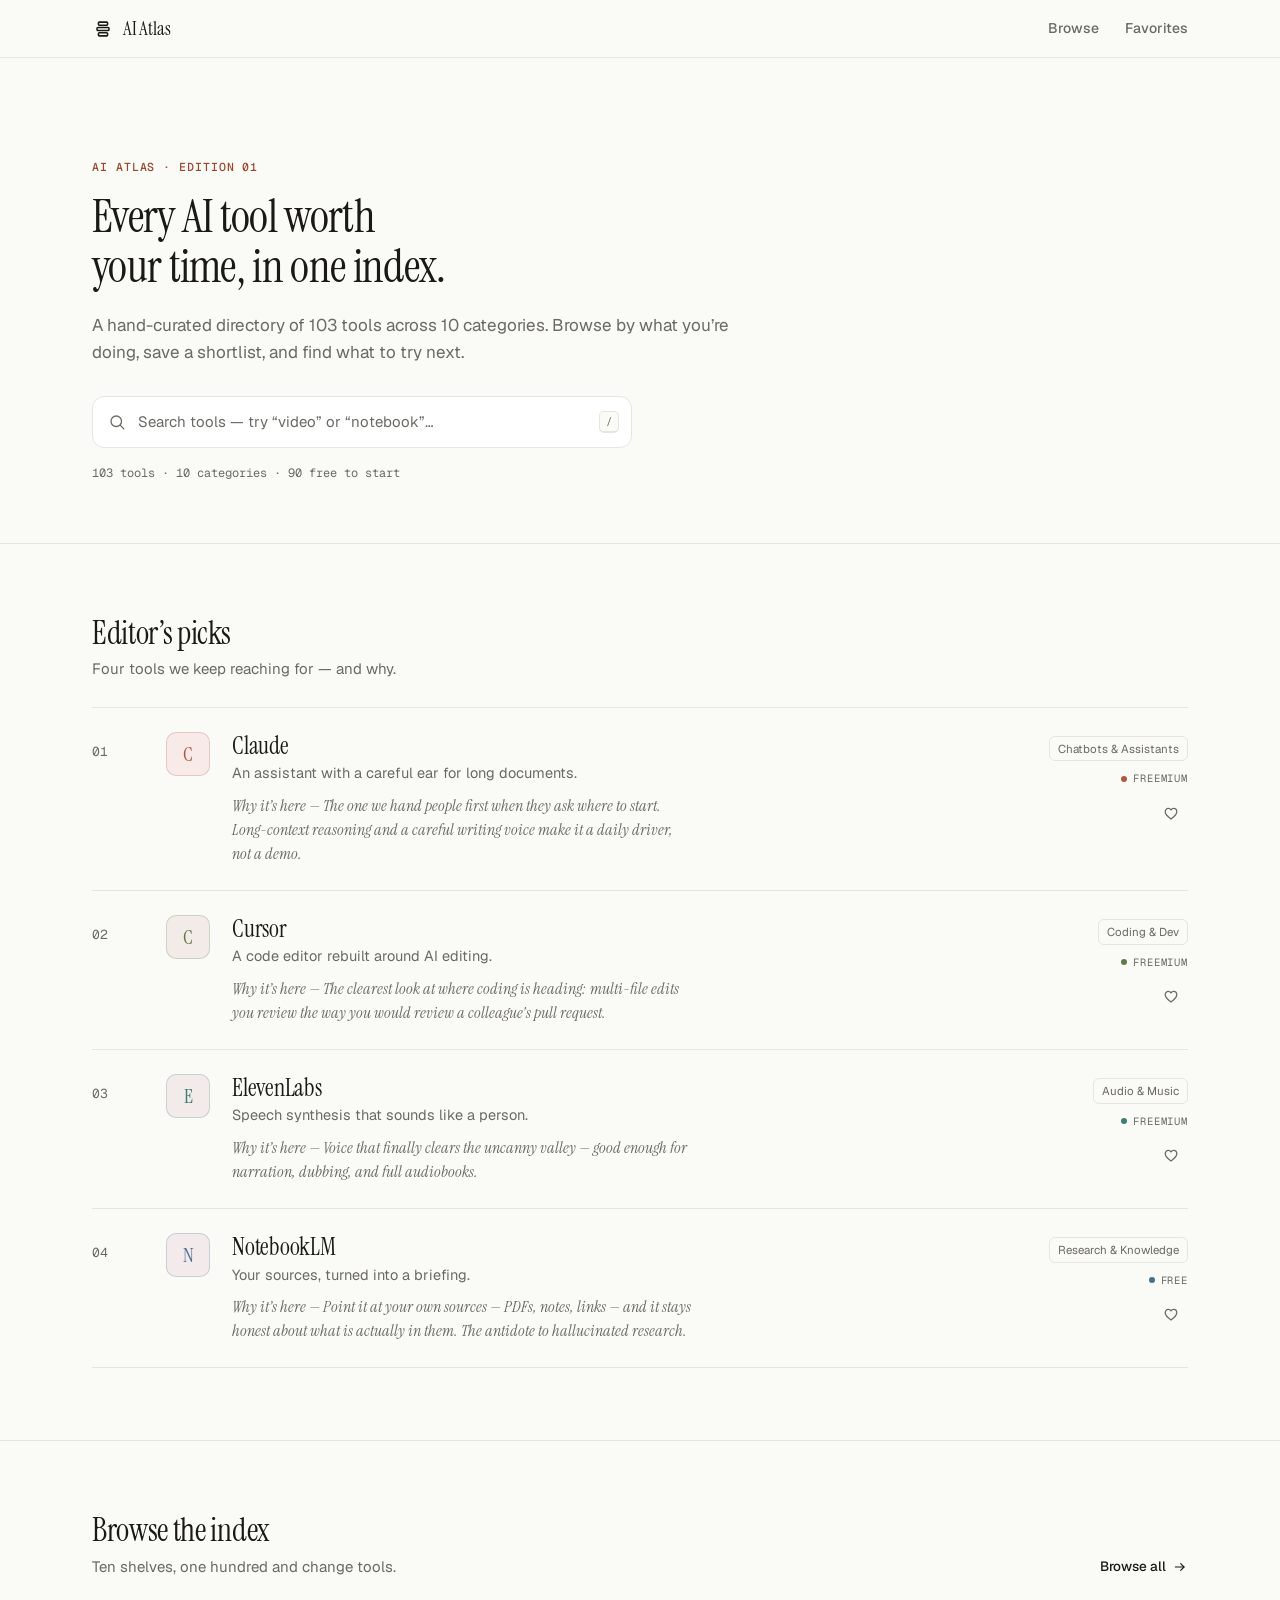
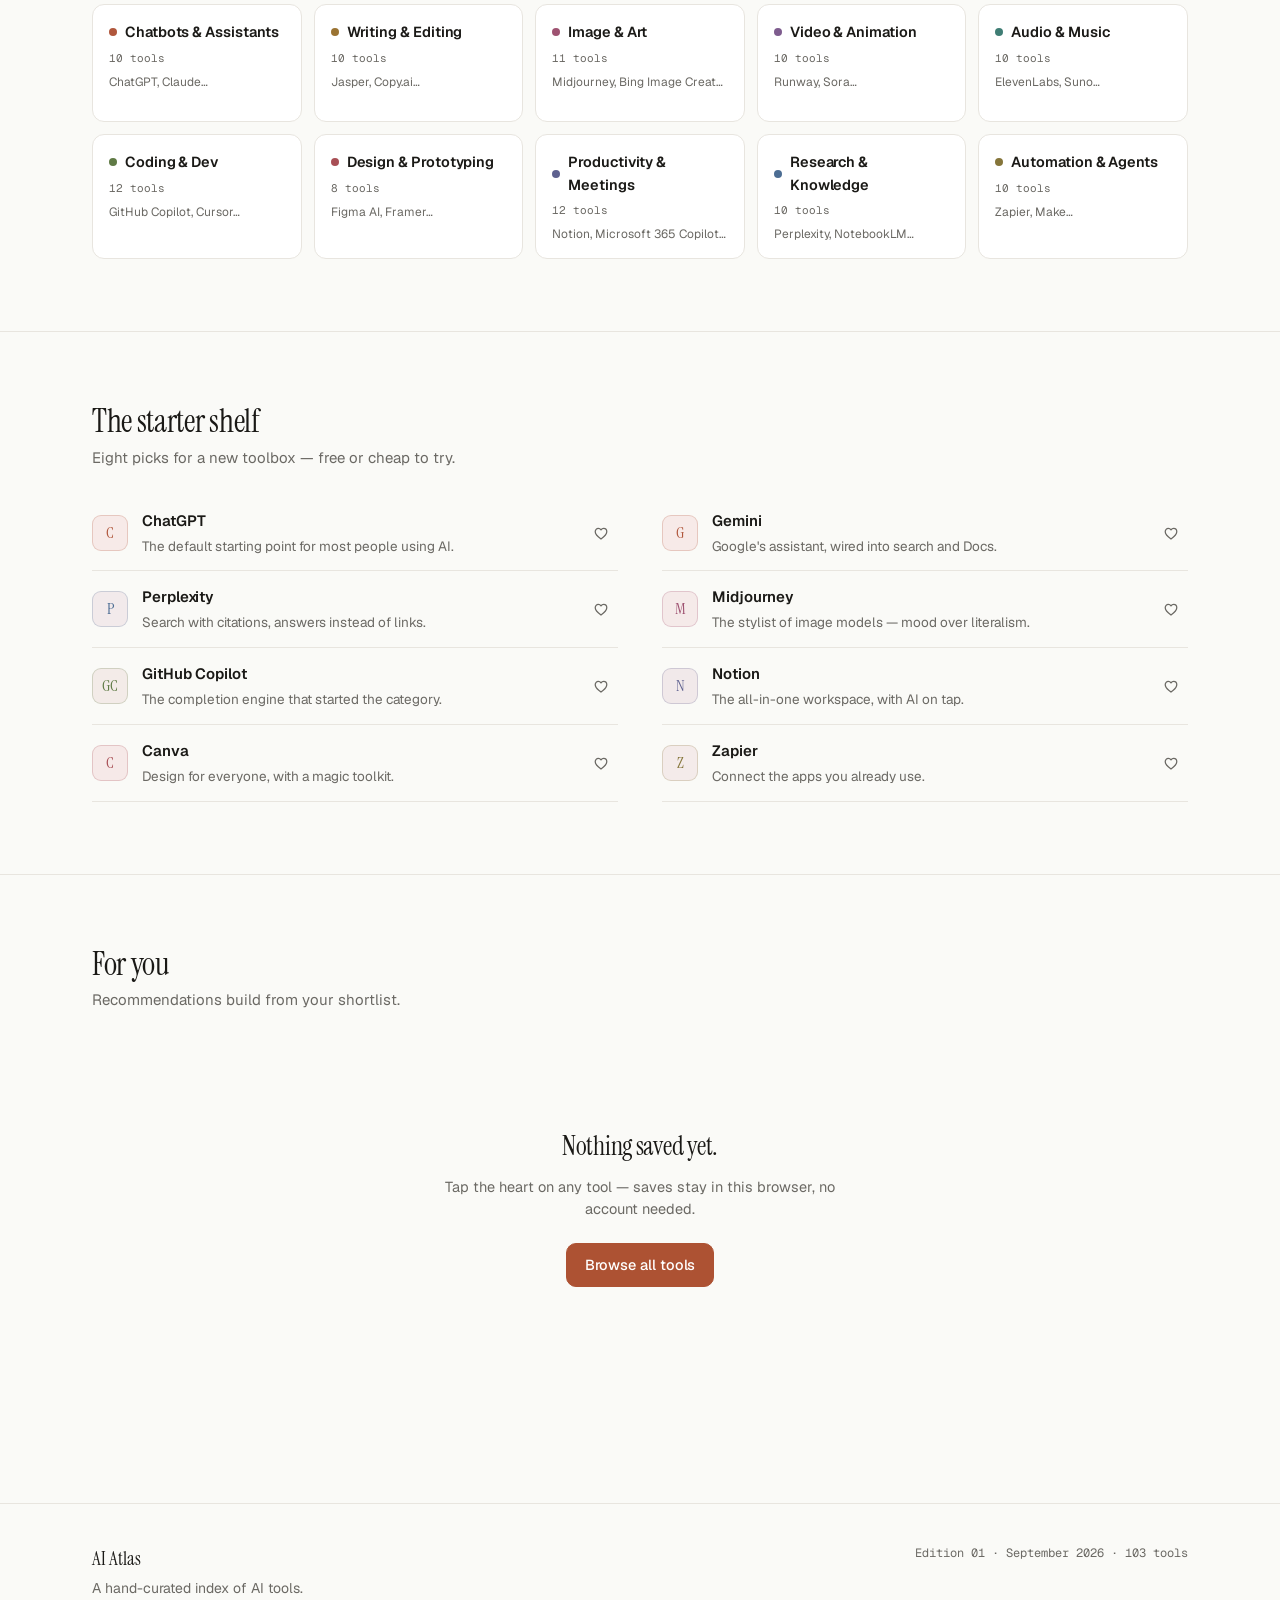
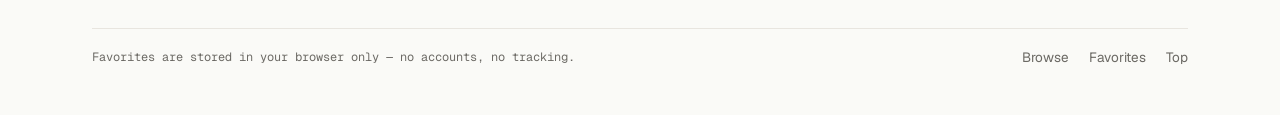
<file: site/index.html>
<!doctype html>
<!--
  AI Atlas — a curated directory of AI tools.
  Discovery: static directory site · editorial warm-minimalist direction ·
  10 categories / 103 tools · favorites via localStorage · no external assets
  (strict-CSP static hosting) · vanilla HTML/CSS/JS, hash routing only.
-->
<html lang="en">
<head>
  <meta charset="utf-8">
  <meta name="viewport" content="width=device-width, initial-scale=1">
  <title>AI Atlas — a curated directory of AI tools</title>
  <meta name="description" content="A hand-curated directory of 103 AI tools across 10 categories. Browse by category, save favorites, and find what to try next — no account required.">
  <meta name="color-scheme" content="light">
  <meta name="theme-color" content="#fafaf7">
  <link rel="icon" href="assets/favicon.svg" type="image/svg+xml">
  <link rel="stylesheet" href="assets/styles.css">
</head>
<body>
  <a class="skip-link" href="#main">Skip to content</a>

  <!-- icon sprite -->
  <svg hidden aria-hidden="true" focusable="false">
    <symbol id="i-search" viewBox="0 0 24 24" fill="none" stroke="currentColor" stroke-width="1.7" stroke-linecap="round">
      <circle cx="11" cy="11" r="7"></circle><path d="M16.5 16.5 21 21"></path>
    </symbol>
    <symbol id="i-heart" viewBox="0 0 24 24" fill="none" stroke="currentColor" stroke-width="1.7" stroke-linecap="round" stroke-linejoin="round">
      <path d="M12 20.1C7.4 16.8 4.3 13.9 4.3 10.4c0-2.6 1.9-4.5 4.1-4.5 1.5 0 2.8.7 3.6 1.9.8-1.2 2.1-1.9 3.6-1.9 2.2 0 4.1 1.9 4.1 4.5 0 3.5-3.1 6.4-7.7 9.7z"></path>
    </symbol>
    <symbol id="i-heart-fill" viewBox="0 0 24 24" fill="currentColor" stroke="currentColor" stroke-width="1.7" stroke-linecap="round" stroke-linejoin="round">
      <path d="M12 20.1C7.4 16.8 4.3 13.9 4.3 10.4c0-2.6 1.9-4.5 4.1-4.5 1.5 0 2.8.7 3.6 1.9.8-1.2 2.1-1.9 3.6-1.9 2.2 0 4.1 1.9 4.1 4.5 0 3.5-3.1 6.4-7.7 9.7z"></path>
    </symbol>
    <symbol id="i-arrow-right" viewBox="0 0 24 24" fill="none" stroke="currentColor" stroke-width="1.7" stroke-linecap="round" stroke-linejoin="round">
      <path d="M5 12h13"></path><path d="m13 7 5 5-5 5"></path>
    </symbol>
    <symbol id="i-arrow-ur" viewBox="0 0 24 24" fill="none" stroke="currentColor" stroke-width="1.7" stroke-linecap="round" stroke-linejoin="round">
      <path d="M7 17 17 7"></path><path d="M9 7h8v8"></path>
    </symbol>
    <symbol id="i-close" viewBox="0 0 24 24" fill="none" stroke="currentColor" stroke-width="1.7" stroke-linecap="round">
      <path d="m6 6 12 12"></path><path d="M18 6 6 18"></path>
    </symbol>
    <symbol id="i-card-stack" viewBox="0 0 24 24" fill="none" stroke="currentColor" stroke-width="1.7" stroke-linecap="round" stroke-linejoin="round">
      <rect x="7" y="4.5" width="10" height="3.4" rx="1"></rect>
      <rect x="5.5" y="10.3" width="13" height="3.4" rx="1"></rect>
      <rect x="7" y="16.1" width="10" height="3.4" rx="1"></rect>
    </symbol>
  </svg>

  <header class="nav">
    <div class="container nav-inner">
      <a class="brand" href="#/">
        <svg class="brand-mark" aria-hidden="true"><use href="#i-card-stack"></use></svg>
        <span>AI Atlas</span>
      </a>
      <nav class="nav-links" aria-label="Primary">
        <a href="#/browse" data-nav="browse">Browse</a>
        <a href="#/favorites" data-nav="favorites">Favorites <span class="nav-count num" id="favCount" hidden>0</span></a>
      </nav>
    </div>
  </header>

  <main id="main">
    <noscript><p class="container noscript">AI Atlas needs JavaScript for browsing and favorites. Please enable it and reload.</p></noscript>

    <!-- ══ HOME ══════════════════════════════════════════════════ -->
    <section id="view-home" class="view">
      <section class="hero section" data-od-id="hero">
        <div class="container">
          <p class="eyebrow">AI Atlas · <span data-count="edition">Edition 01</span></p>
          <h1>Every AI tool worth your time, in one index.</h1>
          <p class="lead">A hand-curated directory of <span data-count="tools">103</span> tools across <span data-count="cats">10</span> categories. Browse by what you’re doing, save a shortlist, and find what to try next.</p>
          <form class="hero-search" id="heroSearchForm" role="search">
            <svg class="ic" aria-hidden="true"><use href="#i-search"></use></svg>
            <input id="heroSearch" type="search" placeholder="Search tools — try “video” or “notebook”…" aria-label="Search tools" autocomplete="off">
            <kbd class="kbd" aria-hidden="true">/</kbd>
          </form>
          <p class="hero-meta meta"><span data-count="tools">103</span> tools · <span data-count="cats">10</span> categories · <span data-count="free">90</span> free to start</p>
        </div>
      </section>

      <section class="section" data-od-id="picks">
        <div class="container">
          <div class="sec-head">
            <div>
              <h2>Editor’s picks</h2>
              <p class="dek">Four tools we keep reaching for — and why.</p>
            </div>
          </div>
          <div class="picks" id="picksList"></div>
        </div>
      </section>

      <section class="section" data-od-id="categories">
        <div class="container">
          <div class="sec-head">
            <div>
              <h2>Browse the index</h2>
              <p class="dek">Ten shelves, one hundred and change tools.</p>
            </div>
            <a class="more-link" href="#/browse">Browse all<svg class="ic" aria-hidden="true"><use href="#i-arrow-right"></use></svg></a>
          </div>
          <div class="cat-grid" id="catGrid"></div>
        </div>
      </section>

      <section class="section" data-od-id="shelf">
        <div class="container">
          <div class="sec-head">
            <div>
              <h2>The starter shelf</h2>
              <p class="dek">Eight picks for a new toolbox — free or cheap to try.</p>
            </div>
          </div>
          <div class="shelf-grid" id="shelfList"></div>
        </div>
      </section>

      <section class="section" data-od-id="for-you">
        <div class="container" id="forYou"></div>
      </section>
    </section>

    <!-- ══ BROWSE ════════════════════════════════════════════════ -->
    <section id="view-browse" class="view" hidden>
      <section class="page-head" data-od-id="browse-header">
        <div class="container">
          <p class="eyebrow">The index</p>
          <h1>Browse all tools</h1>
          <p class="meta" id="browseCount" aria-live="polite"></p>
        </div>
      </section>
      <div class="toolbar-wrap" data-od-id="browse-toolbar">
        <div class="container toolbar">
          <form class="tb-search" id="browseSearchForm" role="search">
            <svg class="ic" aria-hidden="true"><use href="#i-search"></use></svg>
            <input id="browseSearch" type="search" placeholder="Search the index…" aria-label="Search the index" autocomplete="off">
            <button class="tb-clear" id="browseClear" type="button" aria-label="Clear search" hidden><svg class="ic" aria-hidden="true"><use href="#i-close"></use></svg></button>
          </form>
          <div class="chip-row" id="catChips" role="group" aria-label="Filter by category"></div>
          <div class="tb-selects">
            <label class="select">
              <span class="sr-only">Filter by price</span>
              <select id="priceSel">
                <option value="any">Any price</option>
                <option value="free">Free</option>
                <option value="freemium">Freemium</option>
                <option value="paid">Paid</option>
              </select>
            </label>
            <label class="select">
              <span class="sr-only">Sort order</span>
              <select id="sortSel">
                <option value="curated">Curated order</option>
                <option value="az">Name A–Z</option>
                <option value="category">By category</option>
              </select>
            </label>
            <button class="btn btn-ghost btn-sm" id="resetBtn" type="button" hidden>Reset</button>
          </div>
        </div>
      </div>
      <section class="section-sm" data-od-id="grid">
        <div class="container">
          <div class="tool-grid" id="toolGrid"></div>
          <div class="empty" id="browseEmpty" hidden>
            <p class="empty-title" id="browseEmptyTitle">No tools match your search.</p>
            <p class="empty-sub">Try a different keyword, or clear the filters.</p>
            <button class="btn btn-secondary" id="emptyResetBtn" type="button">Clear all filters</button>
          </div>
        </div>
      </section>
    </section>

    <!-- ══ FAVORITES ═════════════════════════════════════════════ -->
    <section id="view-favorites" class="view" hidden>
      <section class="page-head" data-od-id="favorites-header">
        <div class="container">
          <p class="eyebrow">Your shortlist</p>
          <h1>Favorites</h1>
          <div class="head-row">
            <p class="meta" id="favMeta">0 saved · stored in this browser</p>
            <button class="btn btn-ghost btn-sm" id="clearFavBtn" type="button" hidden>Clear all</button>
          </div>
        </div>
      </section>
      <section class="section-sm">
        <div class="container">
          <div class="tool-grid" id="favGrid"></div>
          <div class="empty" id="favEmpty" hidden>
            <svg class="empty-heart" aria-hidden="true"><use href="#i-heart"></use></svg>
            <p class="empty-title">Nothing saved yet.</p>
            <p class="empty-sub">Tap the heart on any tool to start your shortlist. It’s kept in this browser, so no account is needed.</p>
            <a class="btn btn-primary" href="#/browse">Browse tools</a>
          </div>
        </div>
      </section>
      <section class="section" id="favRecsSection" data-od-id="recommendations" hidden>
        <div class="container">
          <div class="sec-head">
            <div>
              <h2>Based on your favorites</h2>
              <p class="dek">More from the shelves you’re exploring.</p>
            </div>
            <a class="more-link" href="#/browse">Browse all<svg class="ic" aria-hidden="true"><use href="#i-arrow-right"></use></svg></a>
          </div>
          <div class="rec-list" id="favRecs"></div>
        </div>
      </section>
    </section>
  </main>

  <footer class="footer" data-od-id="footer">
    <div class="container">
      <div class="foot-top">
        <div class="foot-brand-wrap">
          <span class="foot-brand">AI Atlas</span>
          <p class="foot-tag">A hand-curated index of AI tools.</p>
        </div>
        <p class="meta">Edition 01 · September 2026 · <span data-count="tools">103</span> tools</p>
      </div>
      <div class="foot-row">
        <p class="meta">Favorites are stored in your browser only — no accounts, no tracking.</p>
        <nav class="foot-links" aria-label="Footer">
          <a href="#/browse">Browse</a>
          <a href="#/favorites">Favorites</a>
          <a href="#" id="toTop">Top</a>
        </nav>
      </div>
    </div>
  </footer>

  <div id="modalRoot" hidden></div>
  <div id="toast" role="status" aria-live="polite" hidden></div>

  <script defer src="assets/data.js"></script>
  <script defer src="assets/app.js"></script>
</body>
</html>
</file>
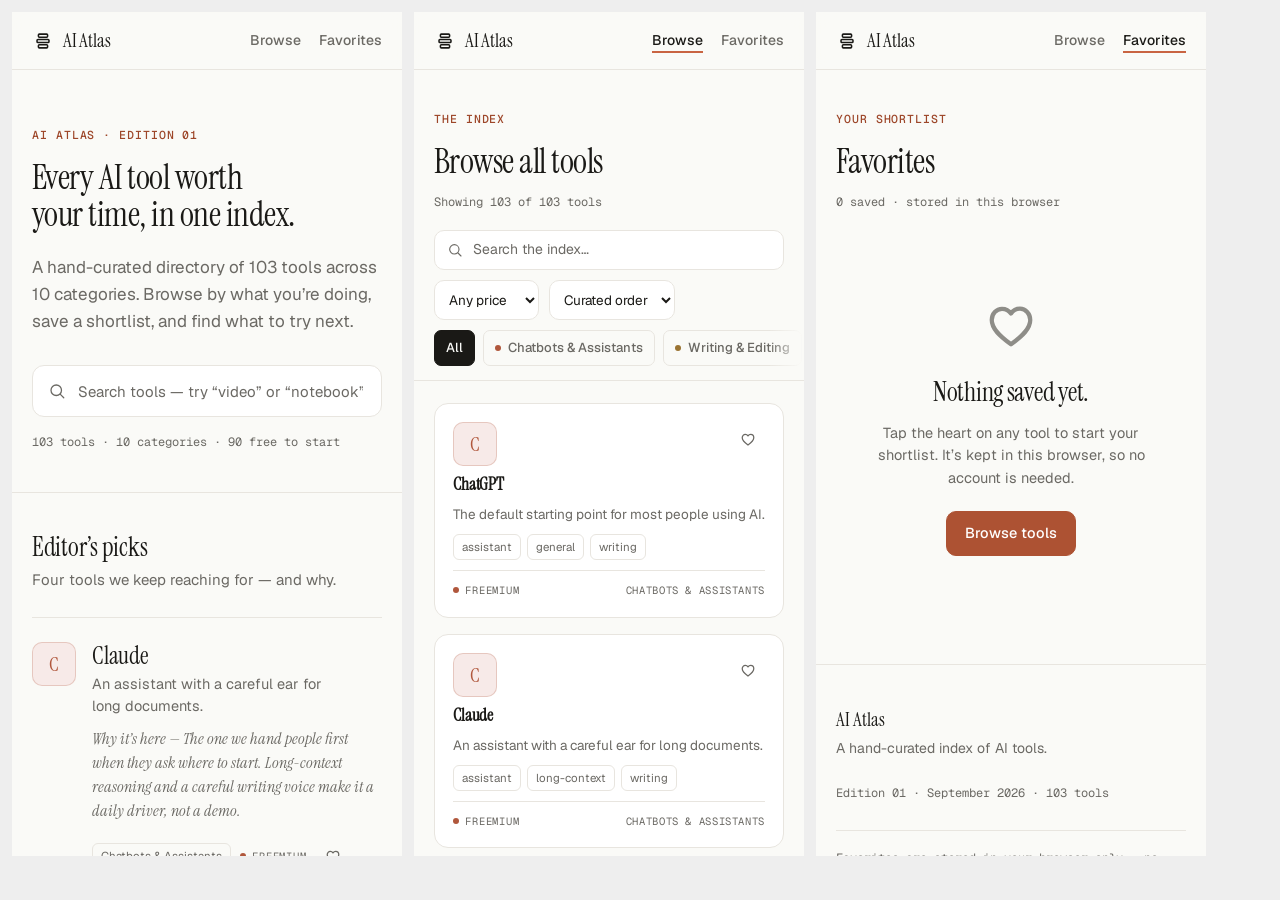
<file: _diag/check2.html>
<!doctype html>
<html><head><meta charset="utf-8"><title>check2</title>
<style>body{margin:0;background:#eee;font:600 13px Consolas,monospace}
.row{display:flex;gap:12px;padding:12px}
iframe{border:0;background:#fff;display:block;width:390px;height:844px}</style></head>
<body>
<div class="row">
  <iframe id="ih" src="../site/index.html"></iframe>
  <iframe id="ib" src="../site/index.html#/browse"></iframe>
  <iframe id="if" src="../site/index.html#/favorites"></iframe>
</div>
<pre id="r"></pre>
<script>
window.addEventListener('load', function(){
  setTimeout(function(){
    var lines = [];
    function probe(id, label){
      var f = document.getElementById(id);
      var d = f.contentDocument, w = f.contentWindow;
      var sh = d.documentElement.scrollHeight;
      var ih = w.innerHeight;
      var ft = d.querySelector('.footer');
      var fb = ft ? Math.round(ft.getBoundingClientRect().bottom) : -1;
      lines.push(label + ': innerH=' + ih + ' scrollH=' + sh + ' footerBottom=' + fb + (fb === -1 ? '' : (Math.abs(fb - ih) <= 2 ? ' FLUSH' : ' GAP=' + (ih - fb))));
    }
    function probeChips(){
      var d = document.getElementById('ib').contentDocument;
      var row = d.getElementById('catChips');
      var cs = d.defaultView.getComputedStyle(row);
      var mask = (cs.maskImage && cs.maskImage !== 'none') ? 'MASK-OK' : ((cs.webkitMaskImage && cs.webkitMaskImage !== 'none') ? 'MASK-WEBKIT-OK' : 'MASK-NONE');
      var chip = row.querySelector('.chip');
      var cw = Math.round(chip.getBoundingClientRect().width);
      var csh = chip.scrollWidth;
      var cch = chip.clientWidth;
      lines.push('chips: rowScrollW=' + row.scrollWidth + ' rowClientW=' + row.clientWidth + ' firstChipW=' + cw + ' chipScrollW=' + csh + ' chipClientW=' + cch + ' ' + mask);
    }
    try { probe('ih','HOME'); probe('ib','BROWSE'); probe('if','FAVORITES'); probeChips(); }
    catch (e) { lines.push('ERR ' + e.message); }
    var txt = lines.join('\n');
    document.getElementById('r').textContent = txt;
    try { fetch('/__log?d=' + encodeURIComponent(txt)).catch(function(){}); } catch (e2) {}
  }, 1800);
});
</script>
</body></html>
</file>
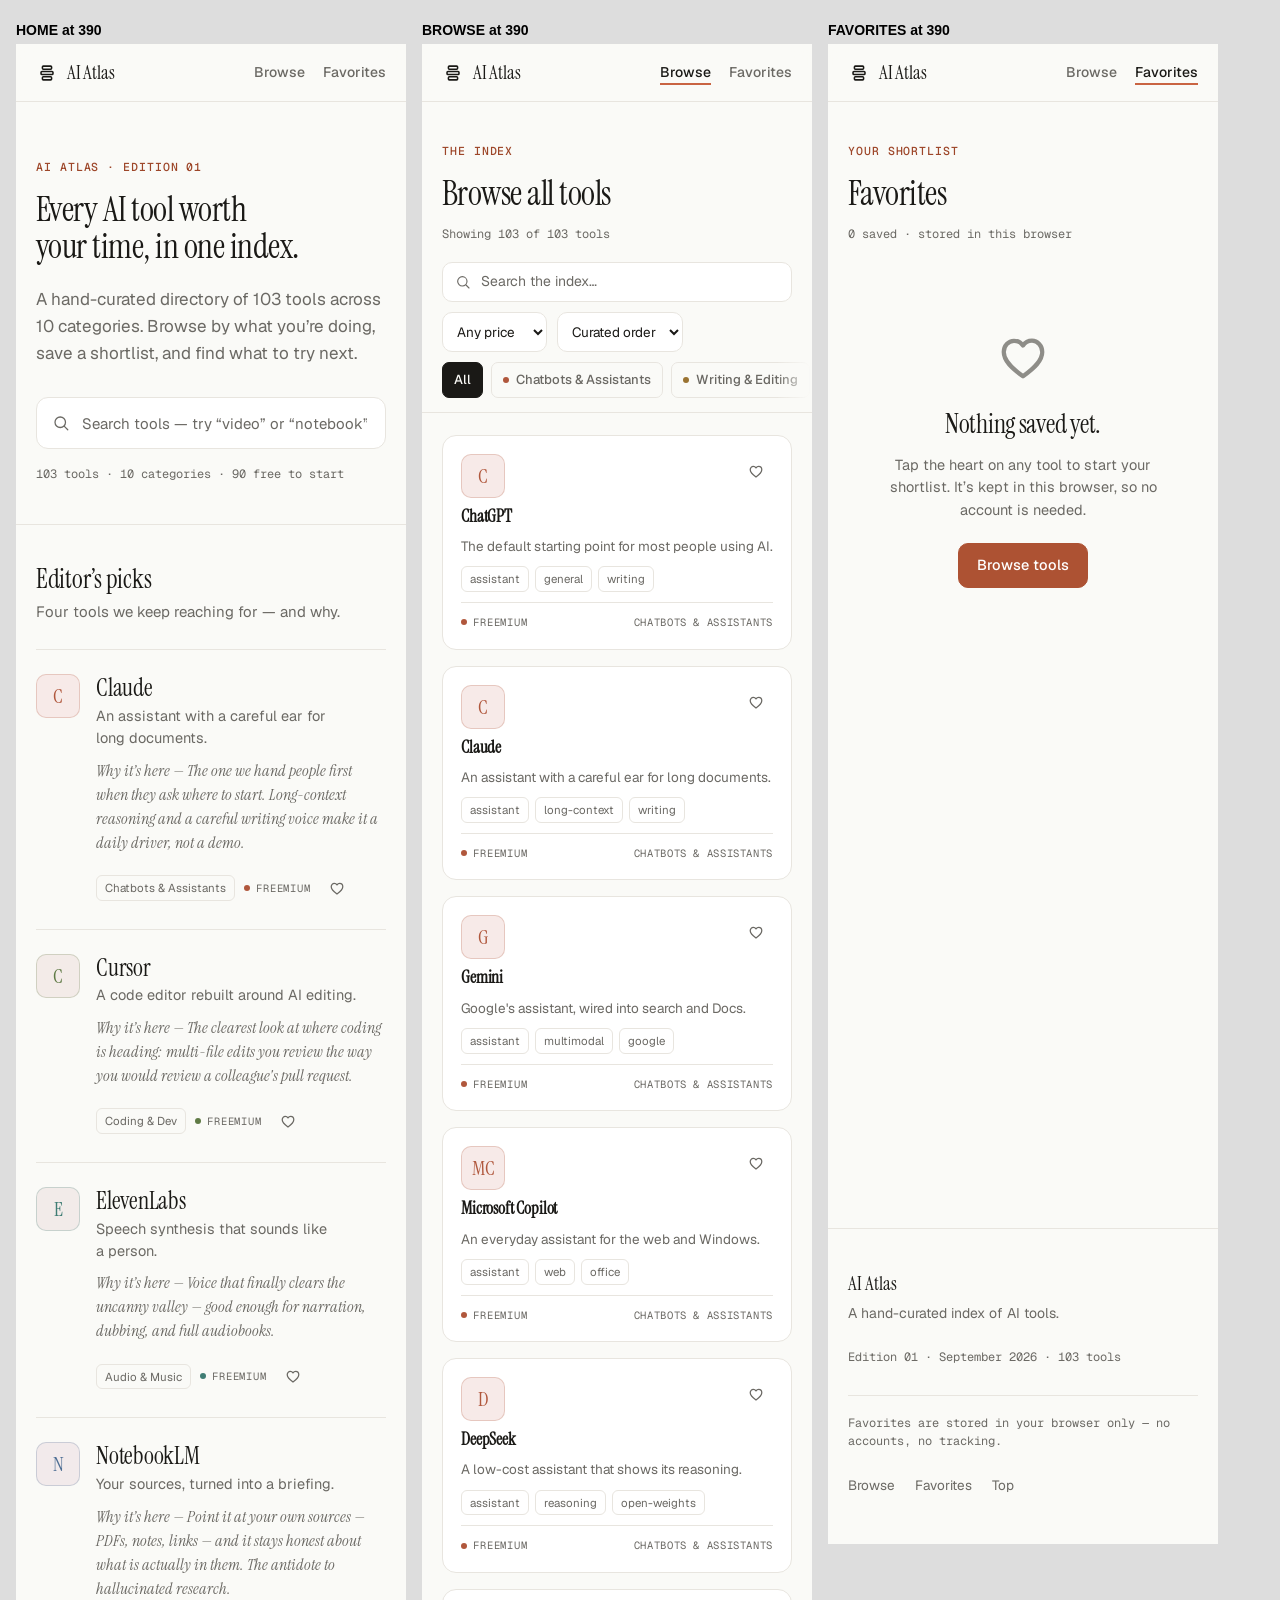
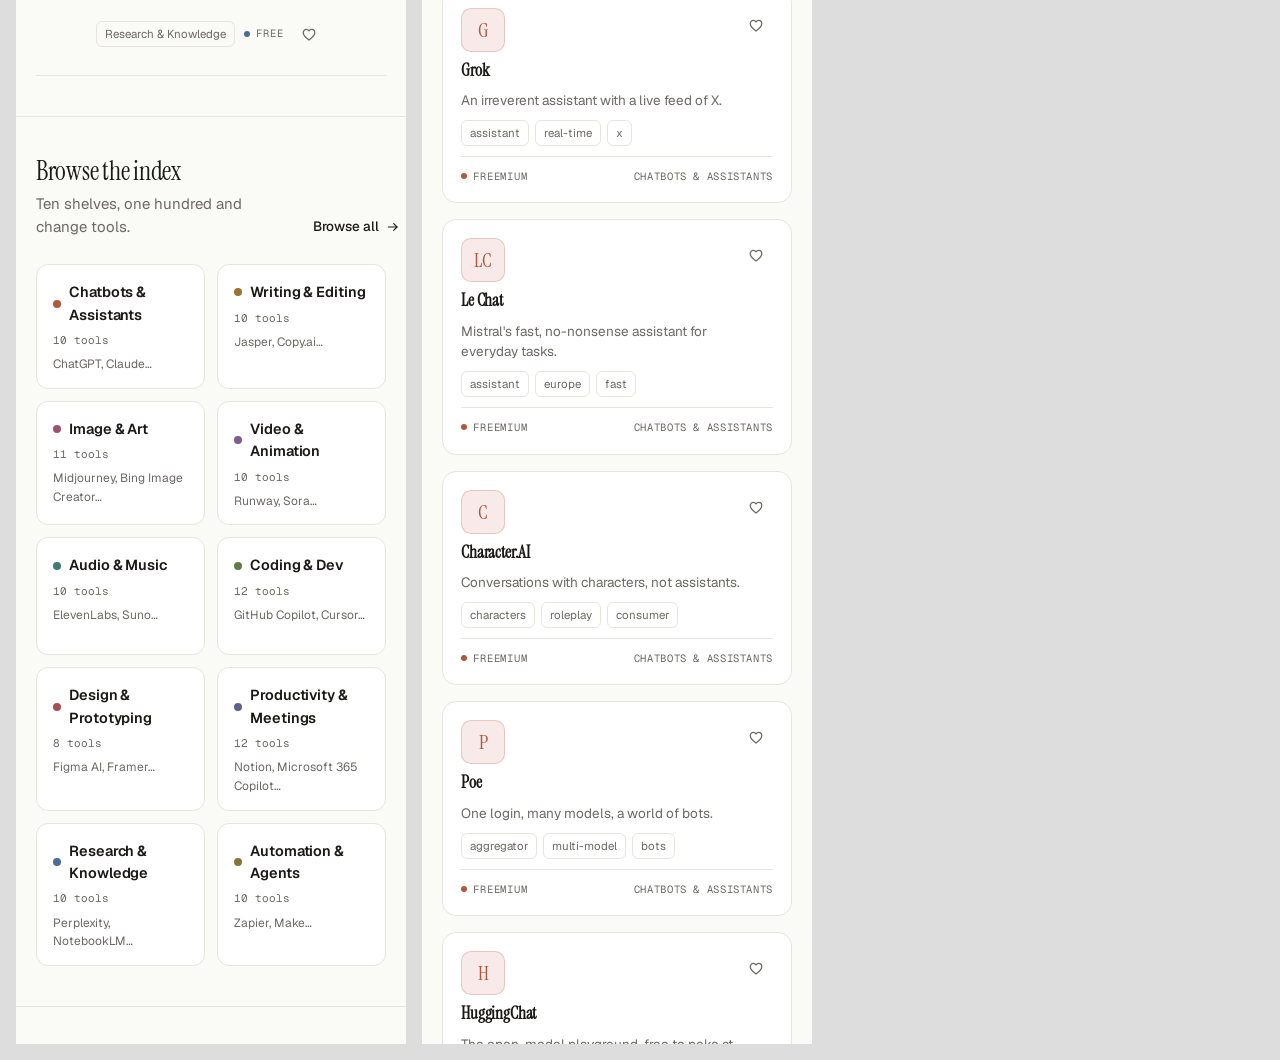
<file: _diag/mobile.html>
<!doctype html>
<html><head><meta charset="utf-8"><title>mobile trio</title>
<style>
 body{margin:0;background:#ddd;font:600 14px 'Segoe UI',sans-serif}
 .row{display:flex;gap:16px;padding:16px;align-items:flex-start}
 .cell .lab{padding:6px 0}
 iframe{border:0;background:#fff;display:block;width:390px}
</style></head>
<body><div class="row">
 <div class="cell"><div class="lab">HOME at 390</div><iframe src="../site/index.html" height="2600"></iframe></div>
 <div class="cell"><div class="lab">BROWSE at 390</div><iframe src="../site/index.html#/browse" height="2600"></iframe></div>
 <div class="cell"><div class="lab">FAVORITES at 390</div><iframe src="../site/index.html#/favorites" height="1500"></iframe></div>
</div></body></html>
</file>
<file: site/assets/styles.css>
/*
 * AI Atlas — styles.
 * Design seed: web-prototype (OD) — warm editorial minimalism.
 * Type: Instrument Serif (OFL) · Geist · Geist Mono (OFL), self-hosted,
 * downloaded from Google Fonts as latin subsets. No external requests.
 */

/* ─── fonts ─────────────────────────────────────────────────────────── */
@font-face {
  font-family: "Instrument Serif";
  font-style: normal;
  font-weight: 400;
  font-display: swap;
  src: url("fonts/instrument-serif-latin-400-normal.woff2") format("woff2");
}
@font-face {
  font-family: "Instrument Serif";
  font-style: italic;
  font-weight: 400;
  font-display: swap;
  src: url("fonts/instrument-serif-latin-400-italic.woff2") format("woff2");
}
@font-face {
  font-family: "Geist";
  font-style: normal;
  font-weight: 100 900;
  font-display: swap;
  src: url("fonts/geist-latin-400-normal.woff2") format("woff2");
}
@font-face {
  font-family: "Geist Mono";
  font-style: normal;
  font-weight: 100 900;
  font-display: swap;
  src: url("fonts/geist-mono-latin-400-normal.woff2") format("woff2");
}

/* ─── tokens ────────────────────────────────────────────────────────── */
:root {
  --bg: #fafaf7;
  --surface: #ffffff;
  --fg: #1a1916;
  --muted: #6b6964;
  --border: #e8e5df;

  --accent: #c96442;
  --accent-ink: #9d4629;
  --accent-strong: #ad5233;
  --accent-soft: color-mix(in oklch, var(--accent) 12%, transparent);
  --fg-soft: color-mix(in oklch, var(--fg) 5%, transparent);
  --scrim: color-mix(in oklch, var(--fg) 45%, transparent);

  --shadow-hover: 0 2px 8px rgba(26, 25, 22, 0.06);
  --shadow-modal: 0 24px 64px -24px rgba(26, 25, 22, 0.28);

  /* category tones — marker colors only */
  --tone-chatbots: #b0573c;
  --tone-writing: #9a7332;
  --tone-image: #9e5271;
  --tone-video: #7e5c8e;
  --tone-audio: #3f7d74;
  --tone-code: #5f7a45;
  --tone-design: #a84f55;
  --tone-research: #4c6d93;
  --tone-productivity: #5e618f;
  --tone-automation: #85753a;

  --font-display: "Instrument Serif", "Iowan Old Style", Georgia, "Times New Roman", serif;
  --font-body: "Geist", "Segoe UI", system-ui, -apple-system, sans-serif;
  --font-mono: "Geist Mono", "Cascadia Mono", Consolas, ui-monospace, monospace;

  --radius: 10px;
  --radius-lg: 14px;
  --radius-xl: 16px;
  --container: 1160px;
  --gutter: clamp(20px, 4vw, 32px);
  --navh: 57px;
  --ease-out: cubic-bezier(0.16, 1, 0.3, 1);
}

.tone-chatbots      { --tone: var(--tone-chatbots); }
.tone-writing       { --tone: var(--tone-writing); }
.tone-image         { --tone: var(--tone-image); }
.tone-video         { --tone: var(--tone-video); }
.tone-audio         { --tone: var(--tone-audio); }
.tone-code          { --tone: var(--tone-code); }
.tone-design        { --tone: var(--tone-design); }
.tone-research      { --tone: var(--tone-research); }
.tone-productivity  { --tone: var(--tone-productivity); }
.tone-automation    { --tone: var(--tone-automation); }

/* ─── reset & base ──────────────────────────────────────────────────── */
*, *::before, *::after { box-sizing: border-box; }

[hidden] { display: none !important; }

html { -webkit-text-size-adjust: 100%; }

body {
  margin: 0;
  min-height: 100vh;
  display: flex;
  flex-direction: column;
  background: var(--bg);
  color: var(--fg);
  font-family: var(--font-body);
  font-size: 16px;
  line-height: 1.55;
  text-rendering: optimizeLegibility;
  -webkit-font-smoothing: antialiased;
}

img, svg { display: block; max-width: 100%; }
#main { flex: 1 0 auto; }
h1, h2, h3, h4, p { margin: 0; }
a { color: inherit; text-decoration: none; }
button { font: inherit; color: inherit; background: none; border: 0; padding: 0; cursor: pointer; }
input, select { font: inherit; color: inherit; }
p { text-wrap: pretty; }
h1, h2, h3 { text-wrap: balance; }

::selection { background: var(--accent-soft); }

:focus-visible {
  outline: 2px solid var(--accent-ink);
  outline-offset: 2px;
  border-radius: 4px;
}

.sr-only {
  position: absolute;
  width: 1px; height: 1px;
  padding: 0; margin: -1px;
  overflow: hidden;
  clip: rect(0 0 0 0);
  white-space: nowrap;
  border: 0;
}

.skip-link {
  position: absolute;
  left: 16px; top: -48px;
  z-index: 100;
  padding: 10px 16px;
  background: var(--fg);
  color: var(--bg);
  border-radius: 8px;
  font-size: 14px;
  transition: top 0.15s ease;
}
.skip-link:focus-visible { top: 12px; }

.ic { width: 18px; height: 18px; flex: none; }

/* ─── type utilities ────────────────────────────────────────────────── */
.eyebrow {
  font-family: var(--font-mono);
  font-size: 11.5px;
  font-weight: 500;
  letter-spacing: 0.08em;
  text-transform: uppercase;
  color: var(--accent-ink);
  margin-bottom: 16px;
}
.lead {
  font-size: 17px;
  line-height: 1.6;
  color: var(--muted);
  max-width: 62ch;
}
.meta {
  font-family: var(--font-mono);
  font-size: 12px;
  color: var(--muted);
}
.num { font-family: var(--font-mono); font-variant-numeric: tabular-nums; }
.dek { color: var(--muted); font-size: 15px; margin-top: 6px; max-width: 62ch; }

h1, .h1 {
  font-family: var(--font-display);
  font-weight: 400;
  font-size: clamp(34px, 4.4vw, 46px);
  line-height: 1.08;
  letter-spacing: -0.015em;
}
h2, .h2 {
  font-family: var(--font-display);
  font-weight: 400;
  font-size: clamp(26px, 3vw, 32px);
  line-height: 1.12;
  letter-spacing: -0.01em;
}
h3, .h3 { font-size: 17px; font-weight: 600; line-height: 1.3; letter-spacing: -0.005em; }

/* ─── layout ────────────────────────────────────────────────────────── */
.container {
  max-width: var(--container);
  margin-inline: auto;
  padding-inline: var(--gutter);
}
.section { padding-block: clamp(40px, 6vw, 72px); }
.section-sm { padding-block: clamp(28px, 4vw, 44px); }
.section + .section { border-top: 1px solid var(--border); }
.section-sm + .section-sm { border-top: 1px solid var(--border); }

.sec-head {
  display: flex;
  align-items: flex-end;
  justify-content: space-between;
  gap: 24px;
  margin-bottom: 26px;
}
.head-row {
  display: flex;
  align-items: center;
  justify-content: space-between;
  gap: 16px;
  margin-top: 10px;
}
.more-link {
  display: inline-flex;
  align-items: center;
  gap: 6px;
  font-size: 13.5px;
  font-weight: 500;
  color: var(--fg);
  white-space: nowrap;
  padding-bottom: 1px;
}
.more-link .ic { width: 16px; height: 16px; transition: transform 0.2s var(--ease-out); }
.more-link:hover { color: var(--accent-ink); }
.more-link:hover .ic { transform: translateX(2px); }

.noscript {
  margin: 24px auto;
  padding: 14px 18px;
  border: 1px solid var(--border);
  border-radius: var(--radius);
  background: var(--surface);
  color: var(--muted);
  max-width: 640px;
}

/* ─── nav ───────────────────────────────────────────────────────────── */
.nav {
  position: sticky;
  top: 0;
  z-index: 40;
  background: color-mix(in oklch, var(--bg) 90%, transparent);
  backdrop-filter: blur(10px);
  -webkit-backdrop-filter: blur(10px);
  border-bottom: 1px solid var(--border);
}
.nav-inner {
  display: flex;
  align-items: center;
  justify-content: space-between;
  gap: 20px;
  padding-block: 14px;
}
.brand {
  display: inline-flex;
  align-items: center;
  gap: 9px;
  font-family: var(--font-display);
  font-size: 19px;
  letter-spacing: -0.01em;
}
.brand:hover { color: var(--accent-ink); }
.brand-mark { width: 22px; height: 22px; color: var(--fg); }
.brand:hover .brand-mark { color: var(--accent-ink); }
.nav-links { display: flex; align-items: center; gap: 26px; }
.nav-links a {
  font-size: 14px;
  font-weight: 500;
  color: var(--muted);
  display: inline-flex;
  align-items: center;
  gap: 7px;
}
.nav-links a:hover { color: var(--fg); }
.nav-links a[aria-current="page"] {
  color: var(--fg);
  text-decoration: underline;
  text-decoration-color: var(--accent);
  text-decoration-thickness: 1.5px;
  text-underline-offset: 6px;
}
.nav-count {
  font-size: 11px;
  padding: 2px 7px;
  border-radius: 6px;
  background: var(--accent-soft);
  color: var(--accent-ink);
}

/* ─── buttons ───────────────────────────────────────────────────────── */
.btn {
  display: inline-flex;
  align-items: center;
  justify-content: center;
  gap: 8px;
  padding: 10px 18px;
  border-radius: var(--radius);
  border: 1px solid transparent;
  font-size: 14.5px;
  font-weight: 500;
  letter-spacing: -0.005em;
  transition: background 0.15s ease, border-color 0.15s ease, color 0.15s ease, transform 0.06s ease;
}
.btn:active { transform: translateY(1px); }
.btn-primary { background: var(--accent-strong); color: var(--surface); border-color: var(--accent-strong); }
.btn-primary:hover { background: color-mix(in oklch, var(--accent-strong) 88%, black); }
.btn-secondary { background: transparent; color: var(--fg); border-color: var(--border); }
.btn-secondary:hover { border-color: color-mix(in oklch, var(--fg) 45%, var(--border)); }
.btn-ghost { background: transparent; color: var(--muted); border-color: transparent; padding-inline: 10px; }
.btn-ghost:hover { color: var(--fg); background: var(--fg-soft); }
.btn-sm { padding: 7px 12px; font-size: 13.5px; }
.btn .ic { width: 16px; height: 16px; }

/* ─── chips, tags, kbd ──────────────────────────────────────────────── */
.chip-row { display: flex; flex-wrap: wrap; gap: 8px; align-items: center; }
.chip {
  display: inline-flex;
  align-items: center;
  gap: 7px;
  padding: 7px 11px;
  border: 1px solid var(--border);
  border-radius: 7px;
  font-size: 13px;
  font-weight: 500;
  color: var(--muted);
  background: transparent;
  flex: none;
  white-space: nowrap;
  transition: color 0.15s ease, border-color 0.15s ease, background 0.15s ease;
}
.chip:hover { color: var(--fg); border-color: color-mix(in oklch, var(--fg) 35%, var(--border)); }
.chip.is-on { background: var(--fg); color: var(--bg); border-color: var(--fg); }
.chip .dot { width: 6px; height: 6px; border-radius: 50%; background: var(--tone, var(--muted)); }
.chip.is-on .dot { background: var(--bg); }

.tag-row { display: flex; flex-wrap: wrap; gap: 6px; }
.tag {
  display: inline-flex;
  align-items: center;
  padding: 3px 8px;
  border: 1px solid var(--border);
  border-radius: 6px;
  font-size: 11.5px;
  color: var(--muted);
  white-space: nowrap;
}

.kbd {
  font-family: var(--font-mono);
  font-size: 10.5px;
  color: var(--muted);
  border: 1px solid var(--border);
  border-bottom-width: 2px;
  border-radius: 5px;
  padding: 2px 6px;
  background: var(--bg);
  line-height: 1.4;
}

/* ─── hero ──────────────────────────────────────────────────────────── */
.hero { padding-block: clamp(56px, 8vw, 100px) clamp(40px, 5vw, 60px); }
.hero h1 { max-width: 21ch; }
.hero .lead { margin-top: 20px; }
.hero-search {
  margin-top: 30px;
  max-width: 540px;
  display: flex;
  align-items: center;
  gap: 10px;
  height: 52px;
  padding: 0 12px 0 15px;
  background: var(--surface);
  border: 1px solid var(--border);
  border-radius: 12px;
  transition: border-color 0.15s ease, box-shadow 0.15s ease;
}
.hero-search:focus-within {
  border-color: var(--accent-ink);
  box-shadow: 0 0 0 3px var(--accent-soft);
}
.hero-search .ic { color: var(--muted); }
.hero-search input {
  flex: 1;
  min-width: 0;
  border: 0;
  background: transparent;
  font-size: 15px;
  outline: none;
  -webkit-appearance: none;
  appearance: none;
}
.hero-search input::-webkit-search-cancel-button { -webkit-appearance: none; }
.hero-search input::placeholder { color: var(--muted); }
.hero-meta { margin-top: 16px; }

/* ─── picks ─────────────────────────────────────────────────────────── */
.picks { border-bottom: 1px solid var(--border); }
.pick-row {
  display: grid;
  grid-template-columns: 52px 44px minmax(0, 1fr) auto;
  gap: 22px;
  align-items: start;
  padding-block: 24px;
  border-top: 1px solid var(--border);
}
.pick-num { padding-top: 10px; color: var(--muted); font-size: 13px; }
.pick-mid { min-width: 0; }
.pick-name {
  font-family: var(--font-display);
  font-weight: 400;
  font-size: 24px;
  line-height: 1.15;
  letter-spacing: -0.01em;
}
.pick-name:hover { color: var(--accent-ink); }
.pick-tag { color: var(--muted); font-size: 14.5px; margin-top: 3px; }
.pick-note {
  font-family: var(--font-display);
  font-style: italic;
  font-size: 15.5px;
  color: var(--muted);
  margin-top: 9px;
  max-width: 66ch;
}
.pick-side {
  display: flex;
  flex-direction: column;
  align-items: flex-end;
  gap: 9px;
  padding-top: 4px;
}
.pick-side .row { display: flex; align-items: center; gap: 10px; }

/* ─── category grid ─────────────────────────────────────────────────── */
.cat-grid {
  display: grid;
  grid-template-columns: repeat(5, minmax(0, 1fr));
  gap: 12px;
}
.cat-tile {
  position: relative;
  display: flex;
  flex-direction: column;
  gap: 6px;
  padding: 16px 16px 14px;
  background: var(--surface);
  border: 1px solid var(--border);
  border-radius: 12px;
  min-height: 118px;
  transition: border-color 0.18s ease, transform 0.18s ease, box-shadow 0.18s ease;
}
.cat-tile:hover {
  border-color: color-mix(in oklch, var(--fg) 22%, var(--border));
  transform: translateY(-2px);
  box-shadow: var(--shadow-hover);
}
.cat-head { display: flex; align-items: center; gap: 8px; }
.cat-dot { width: 8px; height: 8px; border-radius: 50%; background: var(--tone); flex: none; }
.cat-name { font-size: 14.5px; font-weight: 600; letter-spacing: -0.005em; }
.cat-count { font-size: 11px; color: var(--muted); }
.cat-sample {
  font-size: 12px;
  color: var(--muted);
  overflow: hidden;
  text-overflow: ellipsis;
  white-space: nowrap;
}
.cat-arrow {
  position: absolute;
  right: 14px;
  bottom: 12px;
  color: var(--accent-ink);
  opacity: 0;
  transform: translateX(-3px);
  transition: opacity 0.18s ease, transform 0.18s var(--ease-out);
}
.cat-arrow .ic { width: 16px; height: 16px; }
.cat-tile:hover .cat-arrow { opacity: 1; transform: translateX(0); }

/* ─── list rows (shelf · recs · similar) ────────────────────────────── */
.shelf-grid, .rec-list {
  display: grid;
  grid-template-columns: repeat(2, minmax(0, 1fr));
  column-gap: 44px;
}
.row-item {
  display: flex;
  align-items: center;
  gap: 14px;
  padding-block: 14px;
  border-bottom: 1px solid var(--border);
  min-width: 0;
}
.ri-mid { flex: 1; min-width: 0; }
.ri-name { font-size: 15px; font-weight: 600; letter-spacing: -0.005em; }
.ri-name:hover { color: var(--accent-ink); }
.ri-line {
  color: var(--muted);
  font-size: 13.5px;
  margin-top: 2px;
  overflow: hidden;
  text-overflow: ellipsis;
  white-space: nowrap;
}

/* ─── monograms ─────────────────────────────────────────────────────── */
.monogram {
  width: 44px;
  height: 44px;
  flex: none;
  display: grid;
  place-items: center;
  border-radius: 10px;
  font-family: var(--font-display);
  font-size: 20px;
  line-height: 1;
  color: var(--tone, var(--fg));
  background: color-mix(in oklch, var(--tone, var(--muted)) 12%, var(--surface));
  border: 1px solid color-mix(in oklch, var(--tone, var(--muted)) 24%, transparent);
  user-select: none;
}
.monogram.sm { width: 36px; height: 36px; font-size: 16px; border-radius: 9px; }
.monogram.lg { width: 56px; height: 56px; font-size: 26px; border-radius: 12px; }

/* ─── fav button ────────────────────────────────────────────────────── */
.fav-btn {
  position: relative;
  z-index: 2;
  width: 34px;
  height: 34px;
  flex: none;
  display: grid;
  place-items: center;
  border-radius: 8px;
  color: var(--muted);
  transition: color 0.15s ease, background 0.15s ease;
}
.fav-btn .ic { width: 18px; height: 18px; }
.fav-btn:hover { color: var(--fg); background: var(--fg-soft); }
.fav-btn.is-on { color: var(--accent); }
.fav-btn.is-on:hover { color: var(--accent-ink); }
.fav-btn.pop .ic { animation: heart-pop 0.26s ease; }
@keyframes heart-pop {
  0% { transform: scale(1); }
  45% { transform: scale(1.18); }
  100% { transform: scale(1); }
}

/* ─── tool cards ────────────────────────────────────────────────────── */
.tool-grid {
  display: grid;
  grid-template-columns: repeat(4, minmax(0, 1fr));
  gap: 16px;
}
.tool-card {
  position: relative;
  display: flex;
  flex-direction: column;
  gap: 10px;
  padding: 18px;
  background: var(--surface);
  border: 1px solid var(--border);
  border-radius: var(--radius-lg);
  min-height: 178px;
  transition: border-color 0.18s ease, transform 0.18s ease, box-shadow 0.18s ease;
}
.tool-card:hover {
  border-color: color-mix(in oklch, var(--fg) 22%, var(--border));
  transform: translateY(-2px);
  box-shadow: var(--shadow-hover);
}
.stretched { position: absolute; inset: 0; border-radius: inherit; z-index: 1; }
.tc-top { display: flex; align-items: flex-start; justify-content: space-between; gap: 10px; }
.tc-name { font-size: 16.5px; font-weight: 600; letter-spacing: -0.01em; }
.tc-tagline { color: var(--muted); font-size: 13.5px; line-height: 1.5; }
.clamp-2 {
  display: -webkit-box;
  -webkit-line-clamp: 2;
  -webkit-box-orient: vertical;
  overflow: hidden;
}
.tc-foot {
  margin-top: auto;
  display: flex;
  align-items: center;
  justify-content: space-between;
  gap: 8px;
  padding-top: 11px;
  border-top: 1px solid var(--border);
}
.price-label {
  font-family: var(--font-mono);
  font-size: 10.5px;
  letter-spacing: 0.08em;
  text-transform: uppercase;
  color: var(--muted);
  display: inline-flex;
  align-items: center;
  gap: 6px;
}
.price-label::before {
  content: "";
  width: 6px;
  height: 6px;
  border-radius: 50%;
  background: var(--tone, var(--muted));
}
.tc-cat {
  font-family: var(--font-mono);
  font-size: 10.5px;
  letter-spacing: 0.06em;
  text-transform: uppercase;
  color: var(--muted);
}

/* ─── browse toolbar ────────────────────────────────────────────────── */
.page-head { padding-top: clamp(40px, 5vw, 60px); padding-bottom: 6px; }
.page-head h1 { margin-bottom: 12px; }

.toolbar-wrap {
  position: sticky;
  top: var(--navh);
  z-index: 30;
  background: color-mix(in oklch, var(--bg) 92%, transparent);
  backdrop-filter: blur(10px);
  -webkit-backdrop-filter: blur(10px);
  border-bottom: 1px solid var(--border);
}
.toolbar {
  display: flex;
  flex-wrap: wrap;
  align-items: center;
  gap: 10px 18px;
  padding-block: 12px;
}
.toolbar-wrap + .section-sm { padding-top: 22px; }
.tb-search {
  order: 1;
  display: flex;
  align-items: center;
  gap: 8px;
  height: 40px;
  padding: 0 8px 0 12px;
  background: var(--surface);
  border: 1px solid var(--border);
  border-radius: var(--radius);
  flex: 1 1 260px;
  max-width: 430px;
  transition: border-color 0.15s ease, box-shadow 0.15s ease;
}
.tb-search:focus-within {
  border-color: var(--accent-ink);
  box-shadow: 0 0 0 3px var(--accent-soft);
}
.tb-search .ic { color: var(--muted); width: 16px; height: 16px; }
.tb-search input {
  flex: 1;
  min-width: 0;
  border: 0;
  background: transparent;
  font-size: 14px;
  outline: none;
  -webkit-appearance: none;
  appearance: none;
}
.tb-search input::-webkit-search-cancel-button { -webkit-appearance: none; }
.tb-search input::placeholder { color: var(--muted); }
.tb-clear {
  width: 26px;
  height: 26px;
  display: grid;
  place-items: center;
  border-radius: 6px;
  color: var(--muted);
}
.tb-clear:hover { color: var(--fg); background: var(--fg-soft); }
.tb-clear .ic { width: 14px; height: 14px; }
.toolbar .chip-row { order: 3; flex: 1 1 100%; min-width: 0; }
.tb-selects { order: 2; display: flex; align-items: center; gap: 10px; margin-left: auto; }
.select { display: inline-flex; }
.select select {
  height: 40px;
  padding: 0 10px;
  background: var(--surface);
  border: 1px solid var(--border);
  border-radius: var(--radius);
  font-size: 13.5px;
  color: var(--fg);
}
.select select:hover { border-color: color-mix(in oklch, var(--fg) 30%, var(--border)); }

/* ─── empty states ──────────────────────────────────────────────────── */
.empty {
  text-align: center;
  padding: clamp(48px, 8vw, 88px) 20px;
  max-width: 520px;
  margin-inline: auto;
}
.empty-heart { width: 60px; height: 60px; margin: 0 auto 18px; color: var(--muted); opacity: 0.75; }
.empty-title { font-family: var(--font-display); font-size: 26px; letter-spacing: -0.01em; }
.empty-sub { color: var(--muted); font-size: 14.5px; margin-top: 10px; max-width: 46ch; margin-inline: auto; }
.empty .btn { margin-top: 22px; }

/* ─── modal ─────────────────────────────────────────────────────────── */
.modal { position: fixed; inset: 0; z-index: 50; }
.modal-scrim {
  position: absolute;
  inset: 0;
  background: var(--scrim);
  animation: fade-in 0.2s ease;
}
.modal-panel {
  position: relative;
  margin: min(6vh, 64px) auto 0;
  width: min(640px, calc(100% - 32px));
  max-height: 84vh;
  overflow-y: auto;
  background: var(--surface);
  border: 1px solid var(--border);
  border-radius: var(--radius-xl);
  box-shadow: var(--shadow-modal);
  padding: clamp(22px, 4vw, 34px);
  animation: panel-in 0.22s var(--ease-out);
  outline: none;
}
@keyframes fade-in { from { opacity: 0; } to { opacity: 1; } }
@keyframes panel-in {
  from { opacity: 0; transform: translateY(10px) scale(0.99); }
  to { opacity: 1; transform: none; }
}
.mp-head { display: flex; align-items: flex-start; gap: 16px; }
.mp-id { min-width: 0; flex: 1; }
.mp-name { font-family: var(--font-display); font-weight: 400; font-size: 30px; line-height: 1.1; letter-spacing: -0.012em; }
.mp-maker { font-size: 12px; color: var(--muted); margin-top: 5px; }
.mp-close {
  width: 34px;
  height: 34px;
  flex: none;
  display: grid;
  place-items: center;
  border-radius: 8px;
  color: var(--fg);
}
.mp-close:hover { color: var(--fg); background: var(--fg-soft); }
.mp-close .ic { width: 17px; height: 17px; }
.mp-chips { display: flex; align-items: center; gap: 8px; margin-top: 18px; flex-wrap: wrap; }
.mp-desc { font-size: 15.5px; line-height: 1.6; margin-top: 18px; max-width: 62ch; }
.mp-note { margin-top: 20px; padding-top: 16px; border-top: 1px solid var(--border); }
.mp-note-label {
  font-family: var(--font-mono);
  font-size: 11px;
  letter-spacing: 0.08em;
  text-transform: uppercase;
  color: var(--muted);
}
.mp-note-text {
  font-family: var(--font-display);
  font-style: italic;
  font-size: 16.5px;
  color: var(--fg);
  margin-top: 8px;
  max-width: 60ch;
}
.mp-tags { margin-top: 18px; }
.mp-meta {
  display: grid;
  grid-template-columns: repeat(3, minmax(0, 1fr));
  gap: 14px;
  margin-top: 22px;
  padding-top: 16px;
  border-top: 1px solid var(--border);
}
.mp-meta-cell .mp-meta-label {
  font-family: var(--font-mono);
  font-size: 10.5px;
  letter-spacing: 0.08em;
  text-transform: uppercase;
  color: var(--muted);
}
.mp-meta-cell .mp-meta-value { font-size: 14px; margin-top: 3px; }
.mp-actions { display: flex; align-items: center; gap: 10px; margin-top: 24px; flex-wrap: wrap; }
.mp-similar { margin-top: 28px; padding-top: 18px; border-top: 1px solid var(--border); }
.mp-similar-label {
  font-family: var(--font-mono);
  font-size: 11px;
  letter-spacing: 0.08em;
  text-transform: uppercase;
  color: var(--muted);
  margin-bottom: 6px;
}
.mp-similar .row-item { padding-block: 11px; }

/* ─── toast ─────────────────────────────────────────────────────────── */
#toast {
  position: fixed;
  left: 50%;
  bottom: 28px;
  z-index: 60;
  transform: translate(-50%, 8px);
  opacity: 0;
  display: inline-flex;
  align-items: center;
  gap: 8px;
  padding: 10px 16px;
  background: var(--fg);
  color: var(--bg);
  border-radius: var(--radius);
  font-size: 13.5px;
  box-shadow: var(--shadow-hover);
  transition: opacity 0.22s ease, transform 0.22s var(--ease-out);
  pointer-events: auto;
}
#toast.toast-show { opacity: 1; transform: translate(-50%, 0); }
#toast .ic { width: 15px; height: 15px; color: var(--accent); }

/* ─── footer ────────────────────────────────────────────────────────── */
.footer {
  border-top: 1px solid var(--border);
  margin-top: clamp(32px, 5vw, 56px);
  padding: 40px 0 48px;
}
.foot-top {
  display: flex;
  align-items: flex-start;
  justify-content: space-between;
  gap: 24px;
  flex-wrap: wrap;
}
.foot-brand { font-family: var(--font-display); font-size: 19px; }
.foot-tag { color: var(--muted); font-size: 14px; margin-top: 4px; }
.foot-row {
  display: flex;
  align-items: center;
  justify-content: space-between;
  gap: 24px;
  flex-wrap: wrap;
  margin-top: 28px;
  padding-top: 18px;
  border-top: 1px solid var(--border);
}
.foot-links { display: flex; gap: 20px; }
.foot-links a { font-size: 13.5px; color: var(--muted); }
.foot-links a:hover { color: var(--fg); }

/* ─── motion & reveal ───────────────────────────────────────────────── */
.rv {
  opacity: 0;
  transform: translateY(10px);
  transition: opacity 0.55s var(--ease-out), transform 0.55s var(--ease-out);
  transition-delay: var(--d, 0ms);
}
.rv-in { opacity: 1; transform: none; }

@media (prefers-reduced-motion: reduce) {
  *, *::before, *::after {
    animation-duration: 0.01ms !important;
    animation-iteration-count: 1 !important;
    transition-duration: 0.01ms !important;
    transition-delay: 0s !important;
  }
  .rv { opacity: 1; transform: none; transition: none; }
}

/* ─── responsive ────────────────────────────────────────────────────── */
@media (max-width: 1279px) {
  .tool-grid { grid-template-columns: repeat(3, minmax(0, 1fr)); }
}
@media (max-width: 1140px) {
  .cat-grid { grid-template-columns: repeat(3, minmax(0, 1fr)); }
}
@media (max-width: 1023px) {
  .tool-grid { grid-template-columns: repeat(2, minmax(0, 1fr)); }
  .toolbar-wrap { position: static; }
  .tb-selects { margin-left: 0; }
}
@media (max-width: 920px) {
  .shelf-grid, .rec-list { grid-template-columns: 1fr; column-gap: 0; }
  .pick-row { grid-template-columns: 40px 44px minmax(0, 1fr); }
  .pick-side {
    grid-column: 2 / -1;
    flex-direction: row;
    align-items: center;
    flex-wrap: wrap;
    padding-top: 0;
  }
}
@media (max-width: 639px) {
  .tool-grid { grid-template-columns: 1fr; }
  .cat-grid { grid-template-columns: repeat(2, minmax(0, 1fr)); }
  .kbd { display: none; }
  .toolbar .chip-row {
    overflow-x: auto;
    flex-wrap: nowrap;
    padding-bottom: 2px;
    scrollbar-width: none;
    margin-inline: calc(var(--gutter) * -1);
    padding-inline: var(--gutter);
    -webkit-mask-image: linear-gradient(to right, black calc(100% - 36px), transparent);
    mask-image: linear-gradient(to right, black calc(100% - 36px), transparent);
  }
  .toolbar .chip-row::-webkit-scrollbar { display: none; }
  .cat-sample {
    white-space: normal;
    display: -webkit-box;
    -webkit-line-clamp: 2;
    -webkit-box-orient: vertical;
  }
  .tb-search { max-width: none; }
  .nav-links { gap: 18px; }
  .mp-meta { grid-template-columns: 1fr 1fr; }
  .pick-num { display: none; }
  .pick-row { grid-template-columns: 44px minmax(0, 1fr); gap: 16px; }
  .pick-side { grid-column: 2; }
}
</file>
